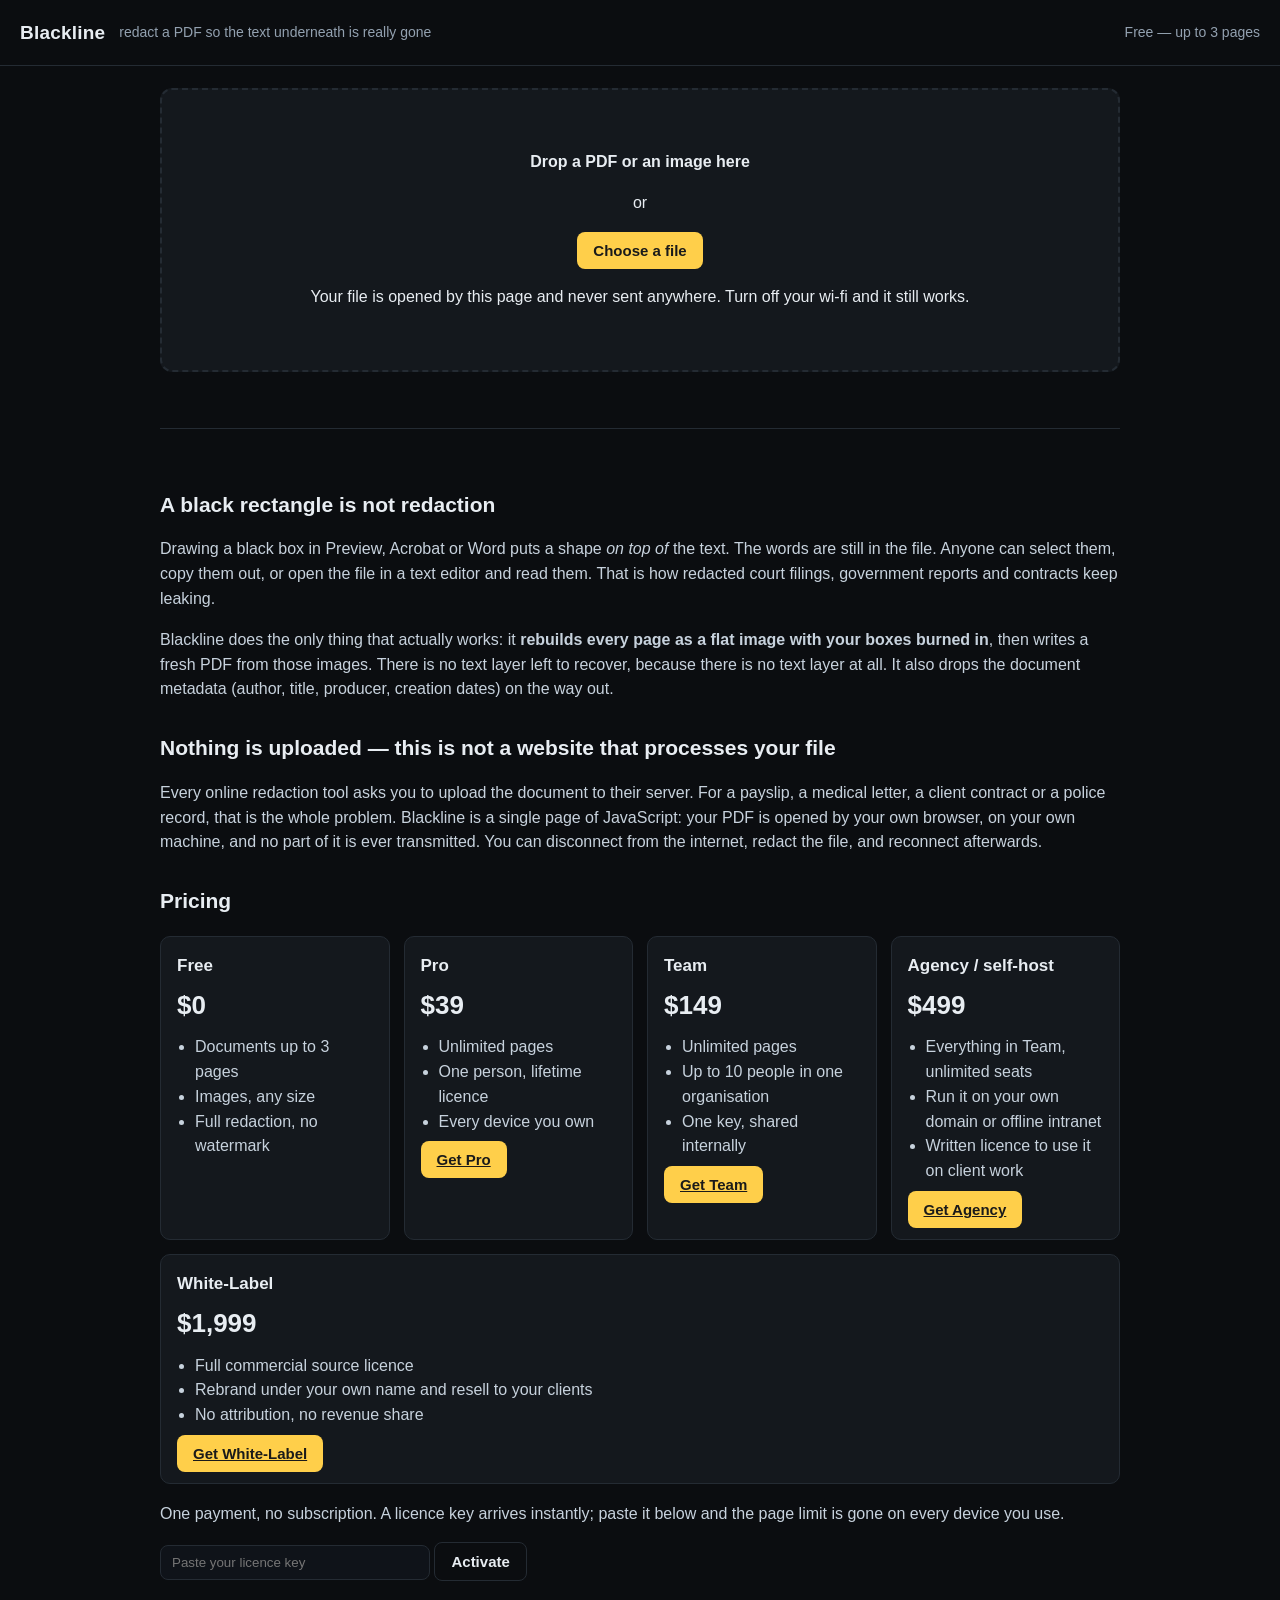
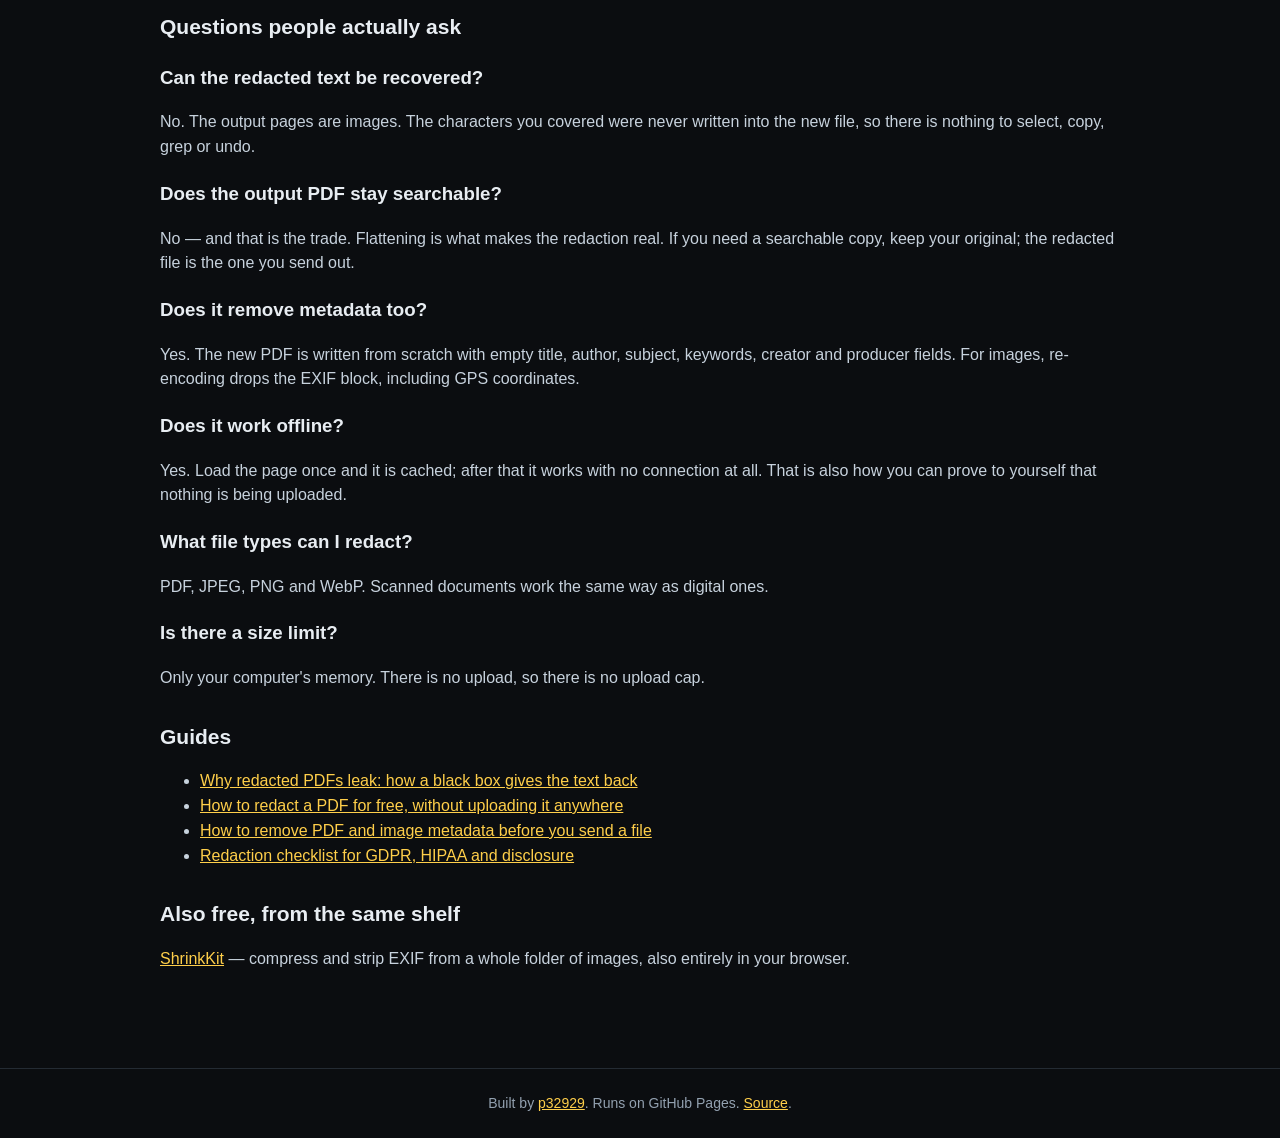
<file: index.html>
<!DOCTYPE html>
<html lang="en">
<head>
<meta charset="utf-8">
<meta name="viewport" content="width=device-width,initial-scale=1">
<title>Blackline — redact PDFs offline, in your browser. Nothing is uploaded.</title>
<meta name="description" content="Black out text in a PDF so it is actually gone, not just covered. Blackline runs 100% in your browser — the file never leaves your computer. Free for documents up to 3 pages.">
<link rel="canonical" href="https://p32929.github.io/blackline/">
<meta property="og:type" content="website">
<meta property="og:title" content="Blackline — redact PDFs offline, in your browser">
<meta property="og:description" content="Black boxes that actually delete the text underneath. 100% offline, nothing uploaded.">
<meta property="og:url" content="https://p32929.github.io/blackline/">
<meta name="twitter:card" content="summary_large_image">
<link rel="manifest" href="manifest.webmanifest">
<meta name="theme-color" content="#0b0d10">
<style>
:root{--bg:#0b0d10;--panel:#14181d;--line:#242b33;--fg:#e8edf2;--dim:#93a1b0;--acc:#ffcf4a}
*{box-sizing:border-box}
body{margin:0;background:var(--bg);color:var(--fg);font:16px/1.55 -apple-system,BlinkMacSystemFont,"Segoe UI",Roboto,Helvetica,Arial,sans-serif}
header{border-bottom:1px solid var(--line);padding:18px 20px;display:flex;gap:14px;align-items:center;flex-wrap:wrap}
header b{font-size:19px;letter-spacing:.2px}
header .tag{color:var(--dim);font-size:14px}
header .spacer{flex:1}
a{color:var(--acc)}
main{max-width:1000px;margin:0 auto;padding:22px 20px 80px}
.drop{border:2px dashed var(--line);border-radius:12px;padding:44px 20px;text-align:center;background:var(--panel)}
.drop.over{border-color:var(--acc)}
.btn{background:var(--acc);color:#1a1a1a;border:0;border-radius:8px;padding:10px 16px;font-weight:650;cursor:pointer;font-size:15px}
.btn.ghost{background:transparent;color:var(--fg);border:1px solid var(--line)}
.btn:disabled{opacity:.45;cursor:not-allowed}
.bar{display:flex;gap:10px;align-items:center;flex-wrap:wrap;margin:18px 0;padding:12px;background:var(--panel);border:1px solid var(--line);border-radius:10px}
.bar .muted{color:var(--dim);font-size:14px}
.page{position:relative;margin:0 auto 18px;box-shadow:0 2px 14px rgba(0,0,0,.5);width:max-content;background:#fff}
.page canvas{display:block}
.overlay{position:absolute;inset:0;cursor:crosshair}
.rect{position:absolute;background:#000;outline:1px solid #ff5d5d}
.rect .x{position:absolute;top:-10px;right:-10px;width:20px;height:20px;border-radius:50%;background:#ff5d5d;color:#fff;font-size:13px;line-height:20px;text-align:center;cursor:pointer}
.limit{background:#2a1f10;border:1px solid #5a4416;padding:14px;border-radius:10px;margin:16px 0}
section.copy{margin-top:56px;border-top:1px solid var(--line);padding-top:30px}
section.copy h2{font-size:21px;margin:30px 0 8px}
section.copy p,section.copy li{color:#c7d2dd}
code{background:#11161b;padding:2px 6px;border-radius:5px;font-size:14px}
input[type=text]{background:#0f1319;border:1px solid var(--line);color:var(--fg);padding:9px 11px;border-radius:8px;min-width:270px}
footer{border-top:1px solid var(--line);color:var(--dim);padding:24px 20px;text-align:center;font-size:14px}
.price{display:flex;gap:14px;flex-wrap:wrap;margin:18px 0}
.tier{flex:1 1 220px;border:1px solid var(--line);border-radius:10px;padding:16px;background:var(--panel)}
.tier h3{margin:0 0 4px;font-size:17px}
.tier .p{font-size:26px;font-weight:700;margin:6px 0}
.tier ul{padding-left:18px;margin:10px 0 14px}
</style>
</head>
<body>
<header>
  <b>Blackline</b>
  <span class="tag">redact a PDF so the text underneath is really gone</span>
  <span class="spacer"></span>
  <span class="tag" id="licstate">Free — up to 3 pages</span>
</header>
<main>
  <div class="drop" id="drop">
    <p><b>Drop a PDF or an image here</b></p>
    <p class="tag">or</p>
    <button class="btn" id="pick">Choose a file</button>
    <input type="file" id="file" accept="application/pdf,image/*" hidden>
    <p class="tag" style="margin-top:16px">Your file is opened by this page and never sent anywhere. Turn off your wi-fi and it still works.</p>
  </div>

  <div id="tool" hidden>
    <div class="bar">
      <button class="btn" id="export">Redact &amp; download</button>
      <button class="btn ghost" id="clear">Clear boxes</button>
      <button class="btn ghost" id="reset">New file</button>
      <span class="muted" id="status">Drag across anything you want removed.</span>
    </div>
    <div id="limit" class="limit" hidden></div>
    <div id="pages"></div>
  </div>

  <section class="copy">
    <h2>A black rectangle is not redaction</h2>
    <p>Drawing a black box in Preview, Acrobat or Word puts a shape <em>on top of</em> the text. The words are still in the file. Anyone can select them, copy them out, or open the file in a text editor and read them. That is how redacted court filings, government reports and contracts keep leaking.</p>
    <p>Blackline does the only thing that actually works: it <b>rebuilds every page as a flat image with your boxes burned in</b>, then writes a fresh PDF from those images. There is no text layer left to recover, because there is no text layer at all. It also drops the document metadata (author, title, producer, creation dates) on the way out.</p>

    <h2>Nothing is uploaded — this is not a website that processes your file</h2>
    <p>Every online redaction tool asks you to upload the document to their server. For a payslip, a medical letter, a client contract or a police record, that is the whole problem. Blackline is a single page of JavaScript: your PDF is opened by your own browser, on your own machine, and no part of it is ever transmitted. You can disconnect from the internet, redact the file, and reconnect afterwards.</p>

    <h2>Pricing</h2>
    <div class="price">
      <div class="tier">
        <h3>Free</h3>
        <div class="p">$0</div>
        <ul><li>Documents up to 3 pages</li><li>Images, any size</li><li>Full redaction, no watermark</li></ul>
      </div>
      <div class="tier">
        <h3>Pro</h3>
        <div class="p">$39</div>
        <ul><li>Unlimited pages</li><li>One person, lifetime licence</li><li>Every device you own</li></ul>
        <a class="btn" href="https://p32929.gumroad.com/l/blackline" id="buy-pro">Get Pro</a>
      </div>
      <div class="tier">
        <h3>Team</h3>
        <div class="p">$149</div>
        <ul><li>Unlimited pages</li><li>Up to 10 people in one organisation</li><li>One key, shared internally</li></ul>
        <a class="btn" href="https://p32929.gumroad.com/l/blackline" id="buy-team">Get Team</a>
      </div>
      <div class="tier">
        <h3>Agency / self-host</h3>
        <div class="p">$499</div>
        <ul><li>Everything in Team, unlimited seats</li><li>Run it on your own domain or offline intranet</li><li>Written licence to use it on client work</li></ul>
        <a class="btn" href="https://p32929.gumroad.com/l/blackline" id="buy-agency">Get Agency</a>
      </div>
      <div class="tier">
        <h3>White-Label</h3>
        <div class="p">$1,999</div>
        <ul><li>Full commercial source licence</li><li>Rebrand under your own name and resell to your clients</li><li>No attribution, no revenue share</li></ul>
        <a class="btn" href="https://p32929.gumroad.com/l/blackline" id="buy-whitelabel">Get White-Label</a>
      </div>
    </div>
    <p>One payment, no subscription. A licence key arrives instantly; paste it below and the page limit is gone on every device you use.</p>
    <p><input type="text" id="key" placeholder="Paste your licence key"> <button class="btn ghost" id="activate">Activate</button> <span id="keymsg" class="tag"></span></p>

    <h2>Questions people actually ask</h2>
    <h3>Can the redacted text be recovered?</h3>
    <p>No. The output pages are images. The characters you covered were never written into the new file, so there is nothing to select, copy, grep or undo.</p>
    <h3>Does the output PDF stay searchable?</h3>
    <p>No — and that is the trade. Flattening is what makes the redaction real. If you need a searchable copy, keep your original; the redacted file is the one you send out.</p>
    <h3>Does it remove metadata too?</h3>
    <p>Yes. The new PDF is written from scratch with empty title, author, subject, keywords, creator and producer fields. For images, re-encoding drops the EXIF block, including GPS coordinates.</p>
    <h3>Does it work offline?</h3>
    <p>Yes. Load the page once and it is cached; after that it works with no connection at all. That is also how you can prove to yourself that nothing is being uploaded.</p>
    <h3>What file types can I redact?</h3>
    <p>PDF, JPEG, PNG and WebP. Scanned documents work the same way as digital ones.</p>
    <h3>Is there a size limit?</h3>
    <p>Only your computer's memory. There is no upload, so there is no upload cap.</p>

    <h2>Guides</h2>
    <ul>
      <li><a href="guides/failed-redactions.html">Why redacted PDFs leak: how a black box gives the text back</a></li>
      <li><a href="guides/how-to-redact-a-pdf-free.html">How to redact a PDF for free, without uploading it anywhere</a></li>
      <li><a href="guides/remove-pdf-metadata.html">How to remove PDF and image metadata before you send a file</a></li>
      <li><a href="guides/redaction-compliance-checklist.html">Redaction checklist for GDPR, HIPAA and disclosure</a></li>
    </ul>

    <h2>Also free, from the same shelf</h2>
    <p><a href="https://p32929.github.io/shrinkkit/">ShrinkKit</a> — compress and strip EXIF from a whole folder of images, also entirely in your browser.</p>
  </section>
</main>
<footer>Built by <a href="https://github.com/p32929">p32929</a>. Runs on GitHub Pages. <a href="https://github.com/p32929/blackline">Source</a>.</footer>

<script src="vendor/pdf-lib.min.js"></script>
<script type="module">
import * as pdfjsLib from './vendor/pdf.min.mjs';
pdfjsLib.GlobalWorkerOptions.workerSrc = './vendor/pdf.worker.min.mjs';

const FREE_PAGES = 3, PRODUCT_ID = '2LASYdeYTwHoFcVFXzihcg==';
const $ = s => document.querySelector(s);
const state = { kind:null, pdf:null, img:null, rects:[], pageCount:0, name:'document' };
let licensed = localStorage.getItem('blackline_licensed') === '1';

function setLicUI(){ $('#licstate').textContent = licensed ? 'Licensed — unlimited pages' : 'Free — up to 3 pages'; }
setLicUI();

$('#pick').onclick = () => $('#file').click();
$('#file').onchange = e => e.target.files[0] && load(e.target.files[0]);
const drop = $('#drop');
['dragenter','dragover'].forEach(t => drop.addEventListener(t, e => { e.preventDefault(); drop.classList.add('over'); }));
['dragleave','drop'].forEach(t => drop.addEventListener(t, e => { e.preventDefault(); drop.classList.remove('over'); }));
drop.addEventListener('drop', e => { const f = e.dataTransfer.files[0]; if (f) load(f); });

async function load(file){
  state.rects = []; state.name = file.name.replace(/\.[^.]+$/,'');
  $('#pages').innerHTML = ''; $('#limit').hidden = true;
  if (file.type === 'application/pdf'){
    const buf = await file.arrayBuffer();
    state.kind = 'pdf'; state.buf = buf;
    state.pdf = await pdfjsLib.getDocument({ data: buf.slice(0) }).promise;
    state.pageCount = state.pdf.numPages;
    const shown = licensed ? state.pageCount : Math.min(state.pageCount, FREE_PAGES);
    if (shown < state.pageCount){
      $('#limit').hidden = false;
      $('#limit').innerHTML = `This document has <b>${state.pageCount} pages</b>. The free version redacts the first ${FREE_PAGES}. <a href="#" onclick="document.querySelector('#key').scrollIntoView({behavior:'smooth'});return false">Unlock unlimited pages →</a>`;
    }
    for (let i = 1; i <= shown; i++) await renderPdfPage(i);
  } else if (file.type.startsWith('image/')){
    state.kind = 'image'; state.pageCount = 1;
    const url = URL.createObjectURL(file);
    const img = new Image();
    await new Promise((res, rej) => { img.onload = res; img.onerror = rej; img.src = url; });
    state.img = img; state.mime = file.type;
    const c = document.createElement('canvas');
    const scale = Math.min(1, 900 / img.width);
    c.width = Math.round(img.width * scale); c.height = Math.round(img.height * scale);
    c.getContext('2d').drawImage(img, 0, 0, c.width, c.height);
    mountPage(c, 0);
  } else { alert('Give me a PDF, JPEG, PNG or WebP.'); return; }
  $('#drop').hidden = true; $('#tool').hidden = false;
}

async function renderPdfPage(n){
  const page = await state.pdf.getPage(n);
  const base = page.getViewport({ scale: 1 });
  const scale = Math.min(1.6, 900 / base.width);
  const vp = page.getViewport({ scale });
  const c = document.createElement('canvas');
  c.width = Math.round(vp.width); c.height = Math.round(vp.height);
  await page.render({ canvasContext: c.getContext('2d'), viewport: vp }).promise;
  mountPage(c, n - 1);
}

function mountPage(canvas, idx){
  const wrap = document.createElement('div');
  wrap.className = 'page'; wrap.dataset.idx = idx;
  const ov = document.createElement('div'); ov.className = 'overlay';
  wrap.append(canvas, ov); $('#pages').append(wrap);
  let start = null, live = null;
  ov.addEventListener('pointerdown', e => {
    if (e.target !== ov) return;
    ov.setPointerCapture(e.pointerId);
    const r = ov.getBoundingClientRect();
    start = { x: e.clientX - r.left, y: e.clientY - r.top };
    live = document.createElement('div'); live.className = 'rect'; ov.append(live);
  });
  ov.addEventListener('pointermove', e => {
    if (!start) return;
    const r = ov.getBoundingClientRect();
    const x = e.clientX - r.left, y = e.clientY - r.top;
    Object.assign(live.style, { left: Math.min(x, start.x) + 'px', top: Math.min(y, start.y) + 'px',
      width: Math.abs(x - start.x) + 'px', height: Math.abs(y - start.y) + 'px' });
  });
  ov.addEventListener('pointerup', e => {
    if (!start) return;
    const r = ov.getBoundingClientRect();
    const x = e.clientX - r.left, y = e.clientY - r.top;
    const box = { x: Math.min(x, start.x), y: Math.min(y, start.y), w: Math.abs(x - start.x), h: Math.abs(y - start.y) };
    start = null;
    if (box.w < 4 || box.h < 4){ live.remove(); return; }
    const rect = { page: idx, x: box.x / r.width, y: box.y / r.height, w: box.w / r.width, h: box.h / r.height };
    state.rects.push(rect);
    const del = document.createElement('span'); del.className = 'x'; del.textContent = '×';
    del.onclick = ev => { ev.stopPropagation(); state.rects.splice(state.rects.indexOf(rect), 1); live.remove(); count(); };
    live.append(del); count();
  });
}
function count(){ $('#status').textContent = state.rects.length + ' box' + (state.rects.length === 1 ? '' : 'es') + ' drawn.'; }

$('#clear').onclick = () => { state.rects = []; document.querySelectorAll('.rect').forEach(r => r.remove()); count(); };
$('#reset').onclick = () => location.reload();

$('#export').onclick = async () => {
  if (!state.rects.length && !confirm('No boxes drawn — export a flattened copy anyway?')) return;
  $('#export').disabled = true; $('#status').textContent = 'Flattening…';
  try {
    const blob = state.kind === 'pdf' ? await exportPdf() : await exportImage();
    const a = document.createElement('a');
    a.href = URL.createObjectURL(blob);
    a.download = state.name + '-redacted.' + (state.kind === 'pdf' ? 'pdf' : 'png');
    a.click();
    $('#status').textContent = 'Done — saved to your downloads.';
  } catch (err) { $('#status').textContent = 'Failed: ' + err.message; }
  $('#export').disabled = false;
};

async function exportPdf(){
  const out = await PDFLib.PDFDocument.create();
  const n = licensed ? state.pageCount : Math.min(state.pageCount, FREE_PAGES);
  for (let i = 1; i <= n; i++){
    const page = await state.pdf.getPage(i);
    const base = page.getViewport({ scale: 1 });
    const vp = page.getViewport({ scale: 2 });
    const c = document.createElement('canvas');
    c.width = Math.round(vp.width); c.height = Math.round(vp.height);
    const ctx = c.getContext('2d');
    await page.render({ canvasContext: ctx, viewport: vp }).promise;
    ctx.fillStyle = '#000';
    for (const r of state.rects.filter(r => r.page === i - 1))
      ctx.fillRect(r.x * c.width, r.y * c.height, r.w * c.width, r.h * c.height);
    const jpeg = await new Promise(res => c.toBlob(res, 'image/jpeg', 0.92));
    const img = await out.embedJpg(await jpeg.arrayBuffer());
    const p = out.addPage([base.width, base.height]);
    p.drawImage(img, { x: 0, y: 0, width: base.width, height: base.height });
  }
  out.setTitle(''); out.setAuthor(''); out.setSubject(''); out.setKeywords([]);
  out.setProducer(''); out.setCreator('');
  return new Blob([await out.save()], { type: 'application/pdf' });
}

async function exportImage(){
  const img = state.img;
  const c = document.createElement('canvas');
  c.width = img.naturalWidth; c.height = img.naturalHeight;
  const ctx = c.getContext('2d');
  ctx.drawImage(img, 0, 0);
  ctx.fillStyle = '#000';
  for (const r of state.rects) ctx.fillRect(r.x * c.width, r.y * c.height, r.w * c.width, r.h * c.height);
  return await new Promise(res => c.toBlob(res, 'image/png'));
}

$('#activate').onclick = async () => {
  const key = $('#key').value.trim();
  if (!key) return;
  $('#keymsg').textContent = 'Checking…';
  try {
    const r = await fetch('https://api.gumroad.com/v2/licenses/verify', {
      method: 'POST', headers: { 'Content-Type': 'application/x-www-form-urlencoded' },
      body: new URLSearchParams({ product_id: PRODUCT_ID, license_key: key, increment_uses_count: 'false' })
    });
    const j = await r.json();
    if (j.success){
      licensed = true; localStorage.setItem('blackline_licensed', '1'); setLicUI();
      $('#keymsg').textContent = 'Activated. Page limit removed.';
    } else $('#keymsg').textContent = 'That key was not recognised.';
  } catch { $('#keymsg').textContent = 'Could not reach Gumroad — check your connection.'; }
};

if ('serviceWorker' in navigator) navigator.serviceWorker.register('sw.js').catch(()=>{});
window.__blackline = { state, exportPdf, load };
</script>
<script type="application/ld+json">
{"@context":"https://schema.org","@type":"SoftwareApplication","name":"Blackline","applicationCategory":"SecurityApplication","operatingSystem":"Any (web browser)","url":"https://p32929.github.io/blackline/","description":"Redact PDFs and images entirely in your browser. The covered text is removed, not hidden, and the file is never uploaded.","offers":[{"@type":"Offer","price":"0","priceCurrency":"USD","name":"Free — up to 3 pages"},{"@type":"Offer","price":"39","priceCurrency":"USD","name":"Pro — unlimited pages","url":"https://p32929.gumroad.com/l/blackline"},{"@type":"Offer","price":"149","priceCurrency":"USD","name":"Team — 10 seats","url":"https://p32929.gumroad.com/l/blackline"},{"@type":"Offer","price":"499","priceCurrency":"USD","name":"Agency — self-host and client work","url":"https://p32929.gumroad.com/l/blackline"},{"@type":"Offer","price":"1999","priceCurrency":"USD","name":"White-Label — full commercial source licence","url":"https://p32929.gumroad.com/l/blackline"}]}
</script>
</body>
</html>
</file>
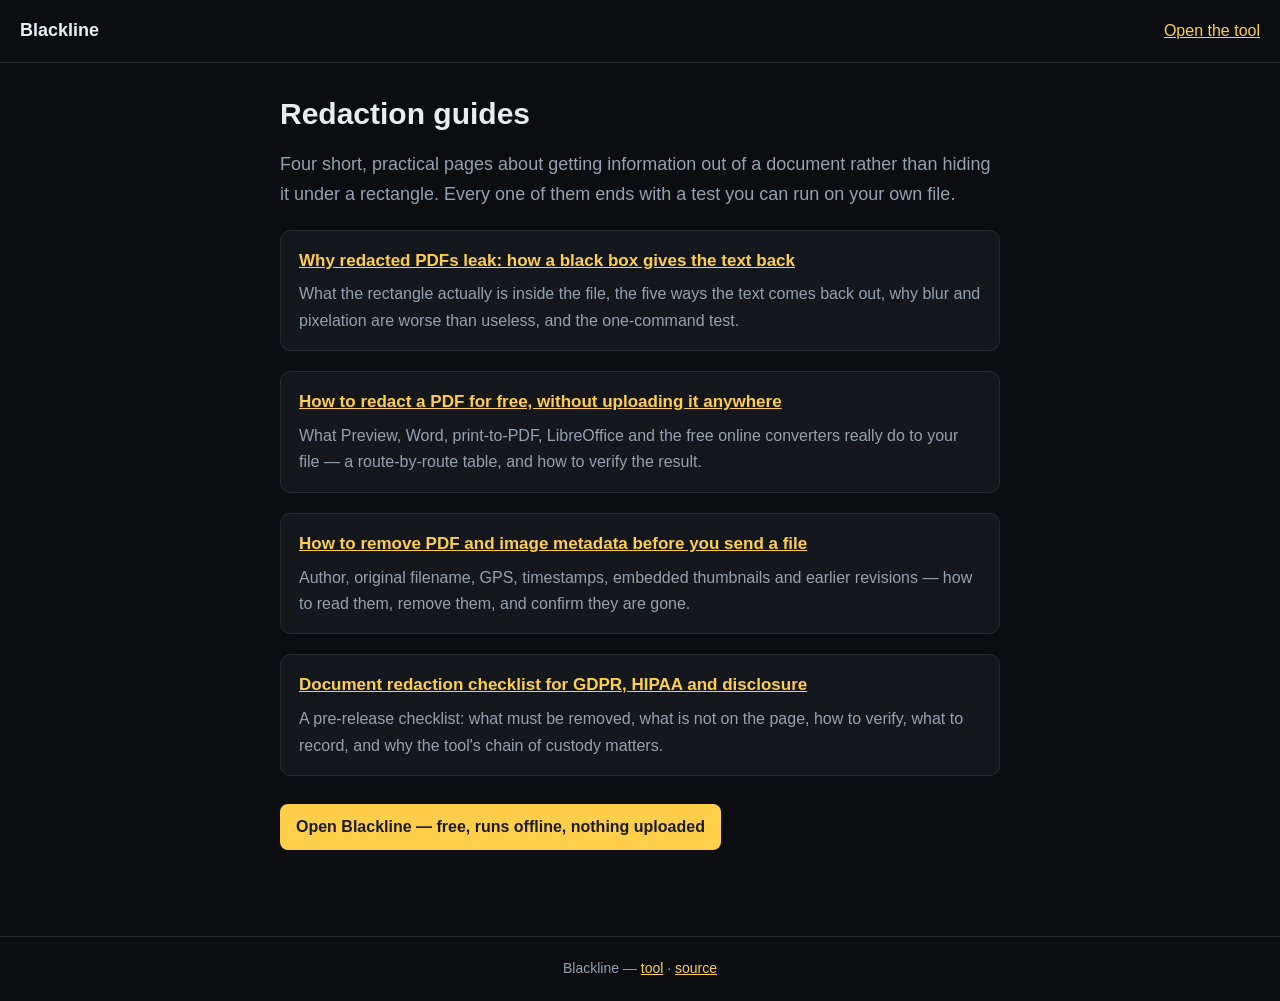
<file: guides/index.html>
<!DOCTYPE html>
<html lang="en">
<head>
<meta charset="utf-8">
<meta name="viewport" content="width=device-width,initial-scale=1">
<title>Redaction guides — how to remove, not cover, sensitive information</title>
<meta name="description" content="Practical guides on redacting PDFs and images: why black boxes leak, free ways to redact without uploading, removing metadata, and a pre-release compliance checklist.">
<link rel="canonical" href="https://p32929.github.io/blackline/guides/">
<meta property="og:title" content="Redaction guides — how to remove, not cover, sensitive information">
<meta property="og:description" content="Why black boxes leak, how to redact free and offline, how to strip metadata, and what to check before release.">
<link rel="stylesheet" href="guides.css">
</head>
<body>
<header><b><a href="../" style="color:inherit;text-decoration:none">Blackline</a></b>
<span class="spacer"></span><a href="../">Open the tool</a></header>
<main>
<h1>Redaction guides</h1>
<p class="lede">Four short, practical pages about getting information out of a document rather than hiding it under a rectangle. Every one of them ends with a test you can run on your own file.</p>

<div class="card">
<h3 style="margin-top:0"><a href="failed-redactions.html">Why redacted PDFs leak: how a black box gives the text back</a></h3>
<p style="margin:0;color:var(--dim)">What the rectangle actually is inside the file, the five ways the text comes back out, why blur and pixelation are worse than useless, and the one-command test.</p>
</div>

<div class="card">
<h3 style="margin-top:0"><a href="how-to-redact-a-pdf-free.html">How to redact a PDF for free, without uploading it anywhere</a></h3>
<p style="margin:0;color:var(--dim)">What Preview, Word, print-to-PDF, LibreOffice and the free online converters really do to your file — a route-by-route table, and how to verify the result.</p>
</div>

<div class="card">
<h3 style="margin-top:0"><a href="remove-pdf-metadata.html">How to remove PDF and image metadata before you send a file</a></h3>
<p style="margin:0;color:var(--dim)">Author, original filename, GPS, timestamps, embedded thumbnails and earlier revisions — how to read them, remove them, and confirm they are gone.</p>
</div>

<div class="card">
<h3 style="margin-top:0"><a href="redaction-compliance-checklist.html">Document redaction checklist for GDPR, HIPAA and disclosure</a></h3>
<p style="margin:0;color:var(--dim)">A pre-release checklist: what must be removed, what is not on the page, how to verify, what to record, and why the tool's chain of custody matters.</p>
</div>

<p style="margin-top:28px"><a class="cta" href="../">Open Blackline — free, runs offline, nothing uploaded</a></p>
</main>
<footer>Blackline — <a href="../">tool</a> · <a href="https://github.com/p32929/blackline">source</a></footer>
</body>
</html>
</file>
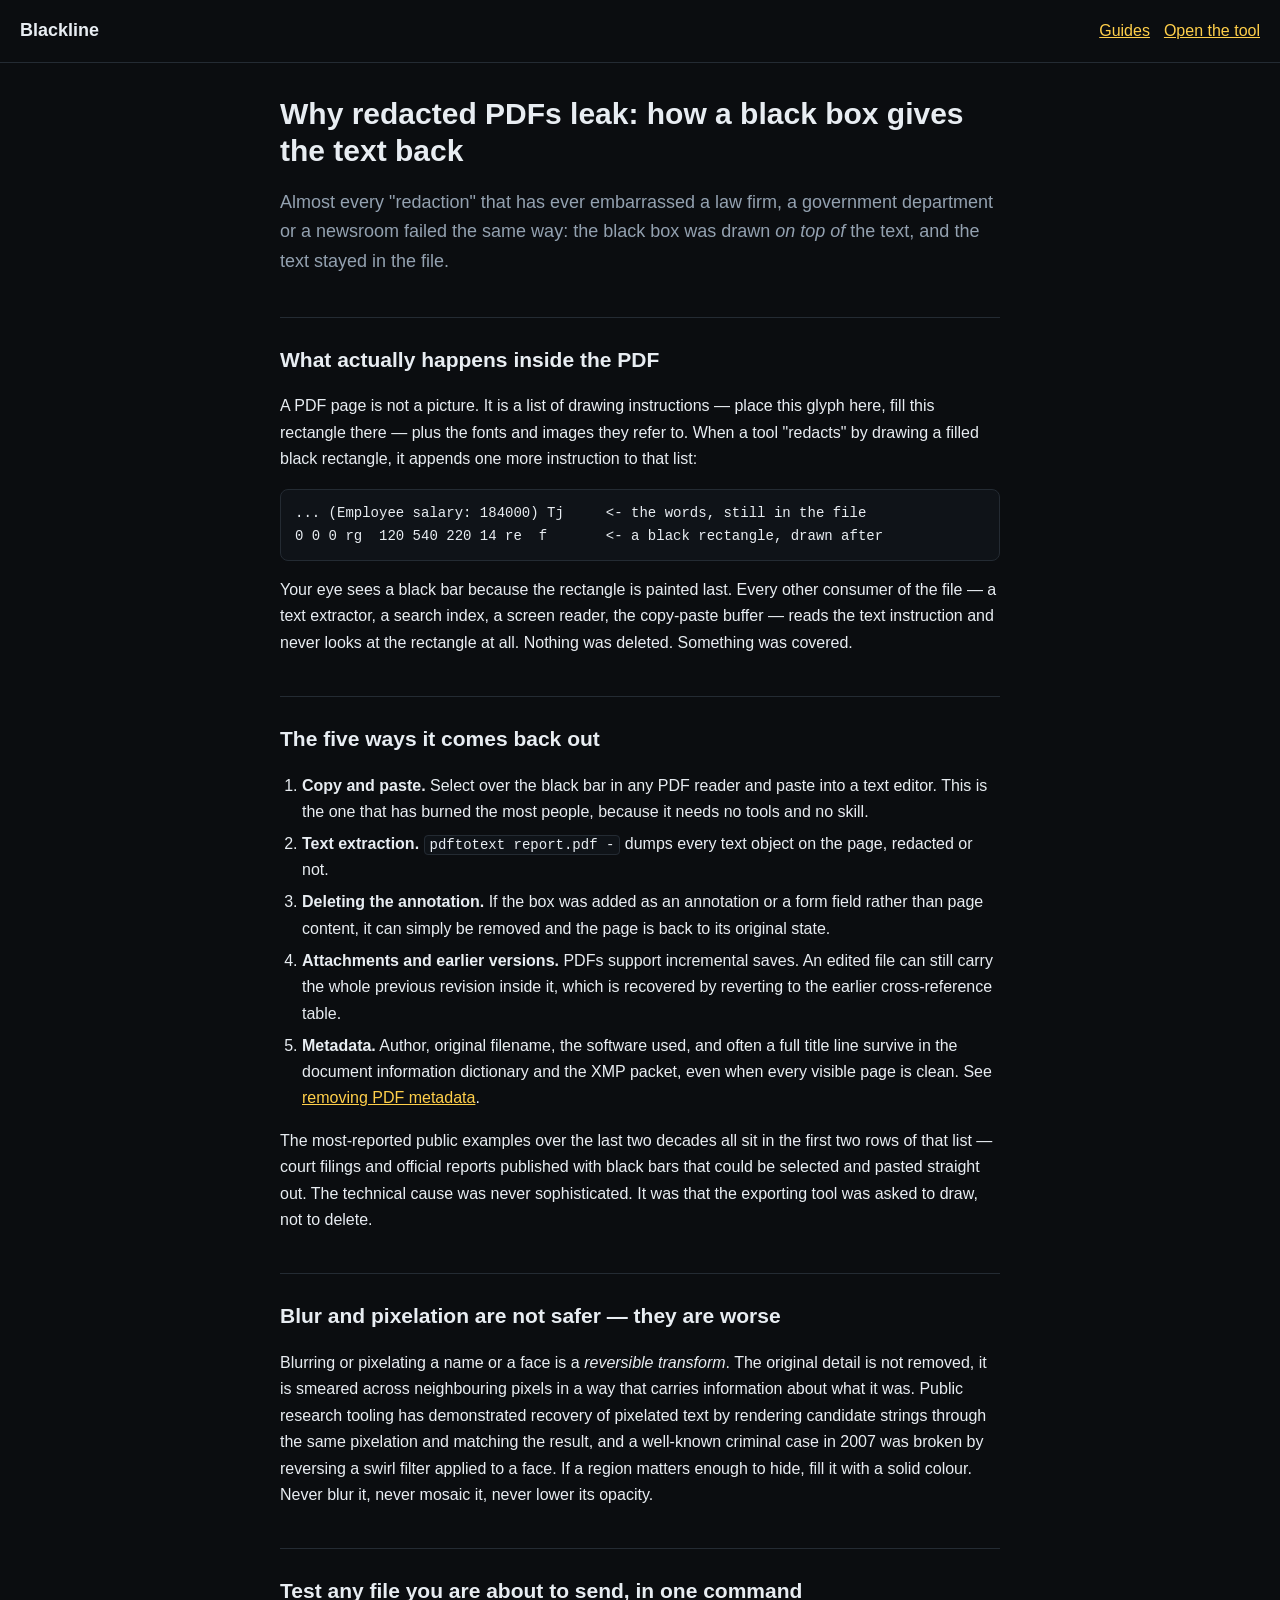
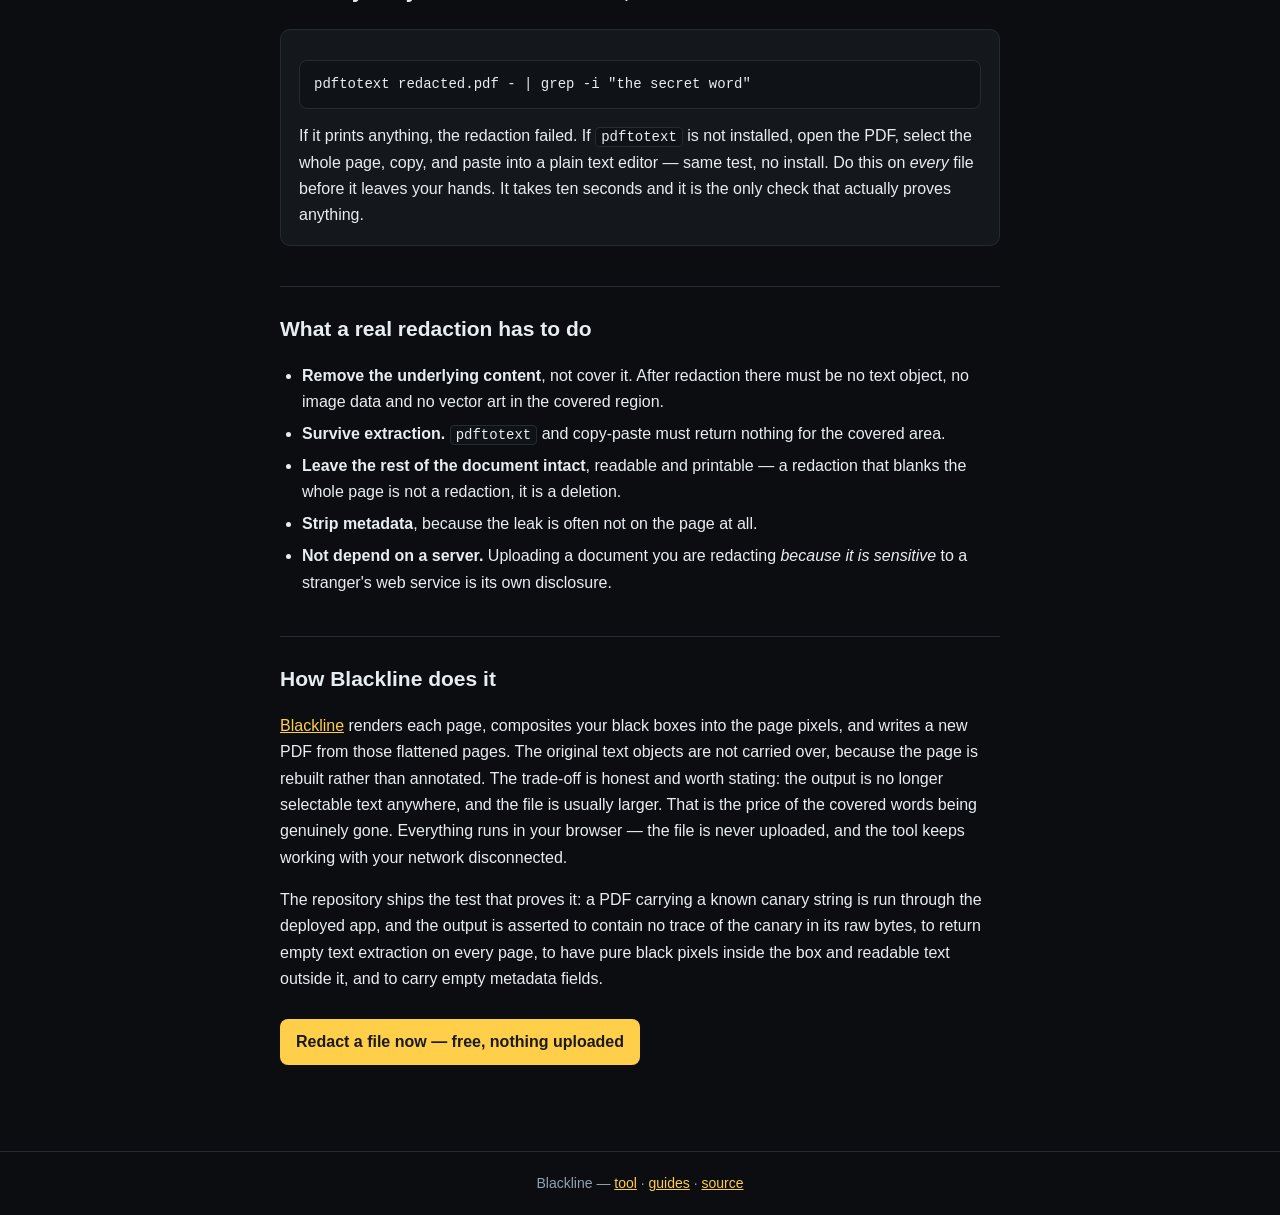
<file: failed-redactions.html>
<!DOCTYPE html>
<html lang="en">
<head>
<meta charset="utf-8">
<meta name="viewport" content="width=device-width,initial-scale=1">
<title>Why redacted PDFs leak: how a black box gives the text back</title>
<meta name="description" content="Most PDF redaction is a black rectangle drawn on top of text that is still in the file. Here is exactly how that leaks, how to test your own file in one command, and how to redact so the text is really gone.">
<link rel="canonical" href="https://p32929.github.io/blackline/guides/failed-redactions.html">
<meta property="og:title" content="Why redacted PDFs leak: how a black box gives the text back">
<meta property="og:description" content="The rectangle is a new object drawn over the page. The words underneath are still there — and copy-paste gets them back.">
<link rel="stylesheet" href="guides.css">
</head>
<body>
<header><b><a href="../" style="color:inherit;text-decoration:none">Blackline</a></b>
<span class="spacer"></span><a href="./">Guides</a> <a href="../">Open the tool</a></header>
<main>
<h1>Why redacted PDFs leak: how a black box gives the text back</h1>
<p class="lede">Almost every "redaction" that has ever embarrassed a law firm, a government department or a newsroom failed the same way: the black box was drawn <em>on top of</em> the text, and the text stayed in the file.</p>

<h2>What actually happens inside the PDF</h2>
<p>A PDF page is not a picture. It is a list of drawing instructions — place this glyph here, fill this rectangle there — plus the fonts and images they refer to. When a tool "redacts" by drawing a filled black rectangle, it appends one more instruction to that list:</p>
<pre>... (Employee salary: 184000) Tj     &lt;- the words, still in the file
0 0 0 rg  120 540 220 14 re  f       &lt;- a black rectangle, drawn after</pre>
<p>Your eye sees a black bar because the rectangle is painted last. Every other consumer of the file — a text extractor, a search index, a screen reader, the copy-paste buffer — reads the text instruction and never looks at the rectangle at all. Nothing was deleted. Something was covered.</p>

<h2>The five ways it comes back out</h2>
<ol>
<li><strong>Copy and paste.</strong> Select over the black bar in any PDF reader and paste into a text editor. This is the one that has burned the most people, because it needs no tools and no skill.</li>
<li><strong>Text extraction.</strong> <code>pdftotext report.pdf -</code> dumps every text object on the page, redacted or not.</li>
<li><strong>Deleting the annotation.</strong> If the box was added as an annotation or a form field rather than page content, it can simply be removed and the page is back to its original state.</li>
<li><strong>Attachments and earlier versions.</strong> PDFs support incremental saves. An edited file can still carry the whole previous revision inside it, which is recovered by reverting to the earlier cross-reference table.</li>
<li><strong>Metadata.</strong> Author, original filename, the software used, and often a full title line survive in the document information dictionary and the XMP packet, even when every visible page is clean. See <a href="remove-pdf-metadata.html">removing PDF metadata</a>.</li>
</ol>
<p>The most-reported public examples over the last two decades all sit in the first two rows of that list — court filings and official reports published with black bars that could be selected and pasted straight out. The technical cause was never sophisticated. It was that the exporting tool was asked to draw, not to delete.</p>

<h2>Blur and pixelation are not safer — they are worse</h2>
<p>Blurring or pixelating a name or a face is a <em>reversible transform</em>. The original detail is not removed, it is smeared across neighbouring pixels in a way that carries information about what it was. Public research tooling has demonstrated recovery of pixelated text by rendering candidate strings through the same pixelation and matching the result, and a well-known criminal case in 2007 was broken by reversing a swirl filter applied to a face. If a region matters enough to hide, fill it with a solid colour. Never blur it, never mosaic it, never lower its opacity.</p>

<h2>Test any file you are about to send, in one command</h2>
<div class="card">
<pre>pdftotext redacted.pdf - | grep -i "the secret word"</pre>
<p style="margin:.6em 0 0">If it prints anything, the redaction failed. If <code>pdftotext</code> is not installed, open the PDF, select the whole page, copy, and paste into a plain text editor — same test, no install. Do this on <em>every</em> file before it leaves your hands. It takes ten seconds and it is the only check that actually proves anything.</p>
</div>

<h2>What a real redaction has to do</h2>
<ul>
<li><strong>Remove the underlying content</strong>, not cover it. After redaction there must be no text object, no image data and no vector art in the covered region.</li>
<li><strong>Survive extraction.</strong> <code>pdftotext</code> and copy-paste must return nothing for the covered area.</li>
<li><strong>Leave the rest of the document intact</strong>, readable and printable — a redaction that blanks the whole page is not a redaction, it is a deletion.</li>
<li><strong>Strip metadata</strong>, because the leak is often not on the page at all.</li>
<li><strong>Not depend on a server.</strong> Uploading a document you are redacting <em>because it is sensitive</em> to a stranger's web service is its own disclosure.</li>
</ul>

<h2>How Blackline does it</h2>
<p><a href="../">Blackline</a> renders each page, composites your black boxes into the page pixels, and writes a new PDF from those flattened pages. The original text objects are not carried over, because the page is rebuilt rather than annotated. The trade-off is honest and worth stating: the output is no longer selectable text anywhere, and the file is usually larger. That is the price of the covered words being genuinely gone. Everything runs in your browser — the file is never uploaded, and the tool keeps working with your network disconnected.</p>
<p>The repository ships the test that proves it: a PDF carrying a known canary string is run through the deployed app, and the output is asserted to contain no trace of the canary in its raw bytes, to return empty text extraction on every page, to have pure black pixels inside the box and readable text outside it, and to carry empty metadata fields.</p>
<p style="margin-top:26px"><a class="cta" href="../">Redact a file now — free, nothing uploaded</a></p>
</main>
<footer>Blackline — <a href="../">tool</a> · <a href="./">guides</a> · <a href="https://github.com/p32929/blackline">source</a></footer>
</body>
</html>
</file>
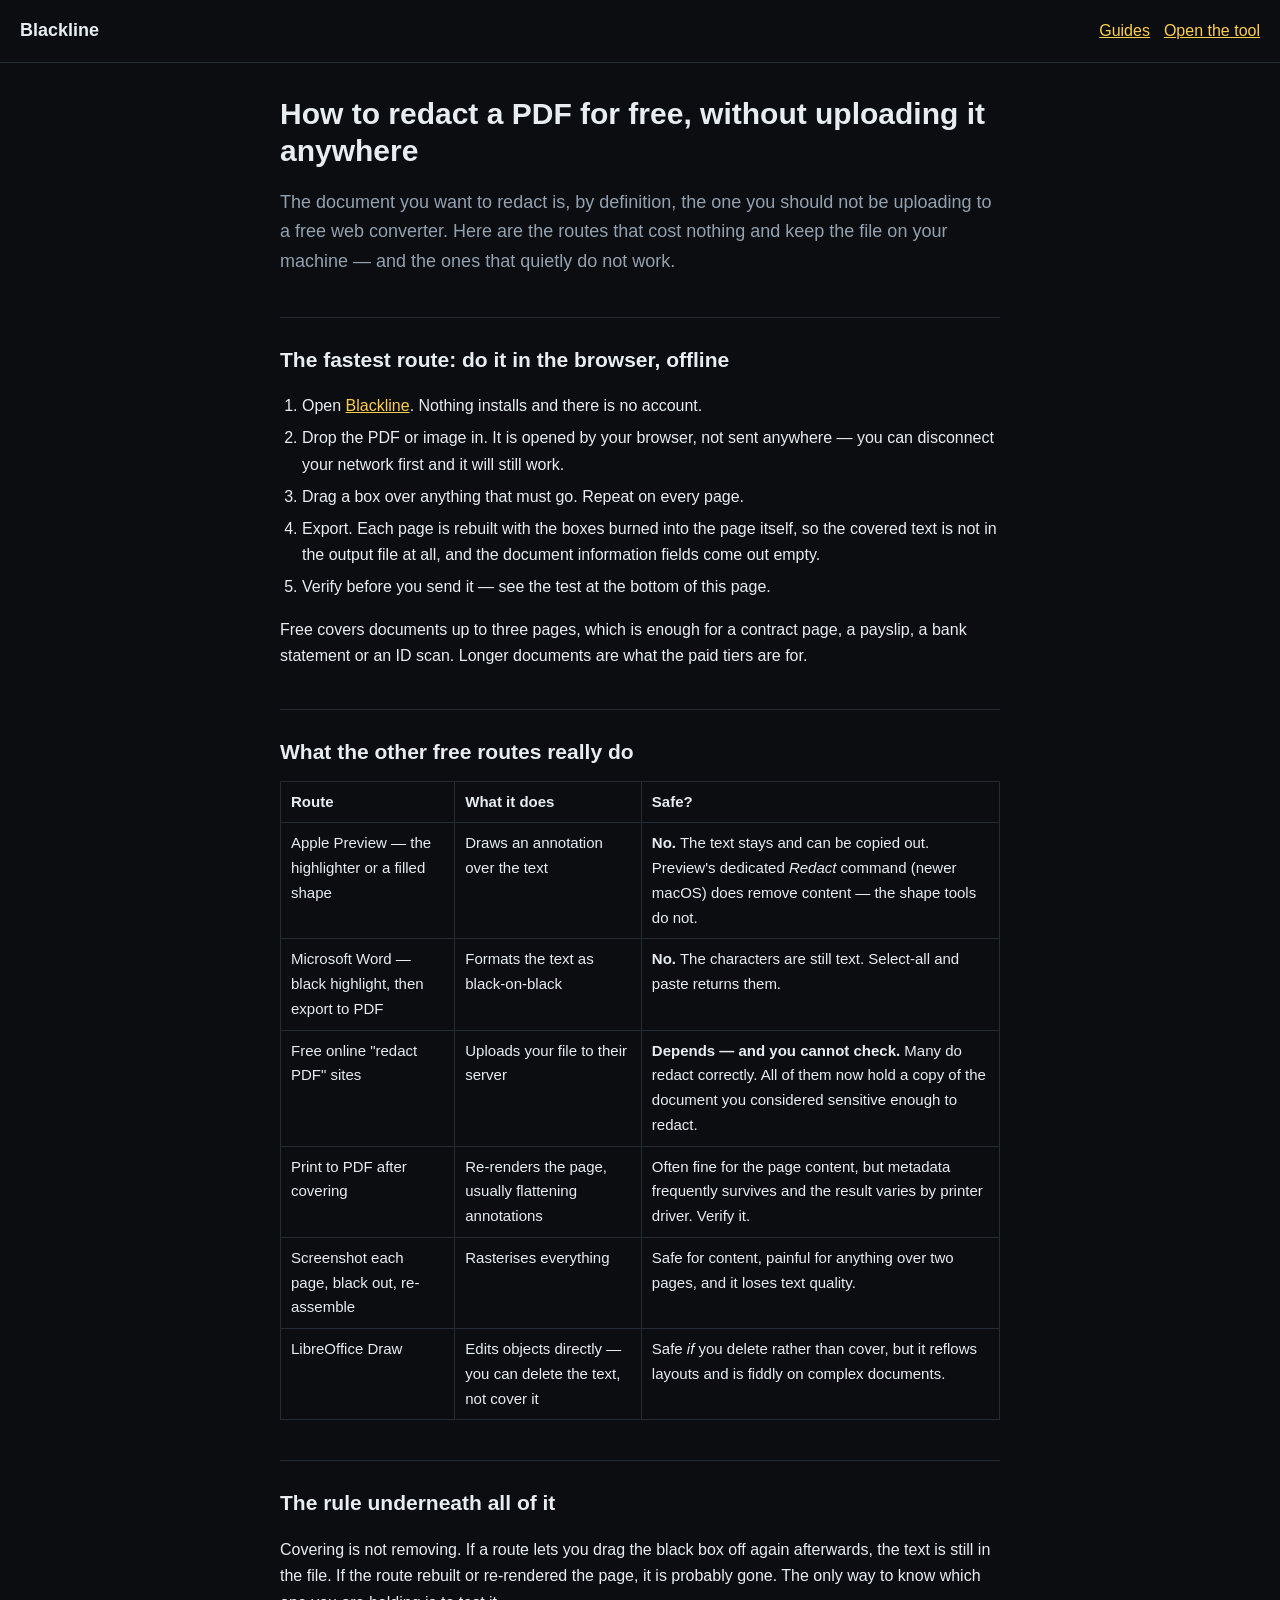
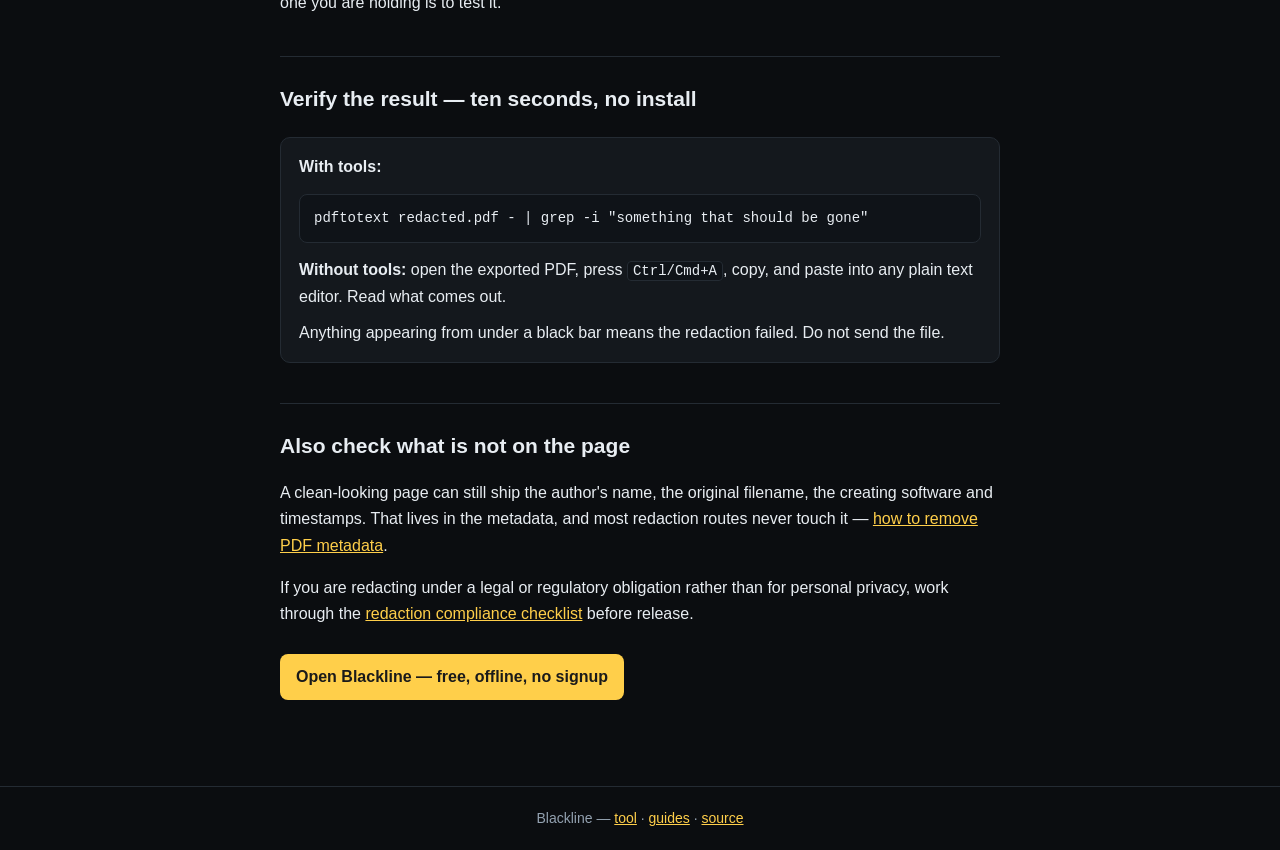
<file: how-to-redact-a-pdf-free.html>
<!DOCTYPE html>
<html lang="en">
<head>
<meta charset="utf-8">
<meta name="viewport" content="width=device-width,initial-scale=1">
<title>How to redact a PDF for free, without uploading it anywhere</title>
<meta name="description" content="Free ways to black out text in a PDF so it cannot be recovered — what Preview, Word and the free online converters actually do, which ones leak, and how to verify your own file.">
<link rel="canonical" href="https://p32929.github.io/blackline/guides/how-to-redact-a-pdf-free.html">
<meta property="og:title" content="How to redact a PDF for free, without uploading it anywhere">
<meta property="og:description" content="Which free redaction routes actually delete the text, and which just draw a rectangle over it.">
<link rel="stylesheet" href="guides.css">
</head>
<body>
<header><b><a href="../" style="color:inherit;text-decoration:none">Blackline</a></b>
<span class="spacer"></span><a href="./">Guides</a> <a href="../">Open the tool</a></header>
<main>
<h1>How to redact a PDF for free, without uploading it anywhere</h1>
<p class="lede">The document you want to redact is, by definition, the one you should not be uploading to a free web converter. Here are the routes that cost nothing and keep the file on your machine — and the ones that quietly do not work.</p>

<h2>The fastest route: do it in the browser, offline</h2>
<ol>
<li>Open <a href="../">Blackline</a>. Nothing installs and there is no account.</li>
<li>Drop the PDF or image in. It is opened by your browser, not sent anywhere — you can disconnect your network first and it will still work.</li>
<li>Drag a box over anything that must go. Repeat on every page.</li>
<li>Export. Each page is rebuilt with the boxes burned into the page itself, so the covered text is not in the output file at all, and the document information fields come out empty.</li>
<li>Verify before you send it — see the test at the bottom of this page.</li>
</ol>
<p>Free covers documents up to three pages, which is enough for a contract page, a payslip, a bank statement or an ID scan. Longer documents are what the paid tiers are for.</p>

<h2>What the other free routes really do</h2>
<table>
<tr><th>Route</th><th>What it does</th><th>Safe?</th></tr>
<tr><td>Apple Preview — the highlighter or a filled shape</td><td>Draws an annotation over the text</td><td><strong>No.</strong> The text stays and can be copied out. Preview's dedicated <em>Redact</em> command (newer macOS) does remove content — the shape tools do not.</td></tr>
<tr><td>Microsoft Word — black highlight, then export to PDF</td><td>Formats the text as black-on-black</td><td><strong>No.</strong> The characters are still text. Select-all and paste returns them.</td></tr>
<tr><td>Free online "redact PDF" sites</td><td>Uploads your file to their server</td><td><strong>Depends — and you cannot check.</strong> Many do redact correctly. All of them now hold a copy of the document you considered sensitive enough to redact.</td></tr>
<tr><td>Print to PDF after covering</td><td>Re-renders the page, usually flattening annotations</td><td>Often fine for the page content, but metadata frequently survives and the result varies by printer driver. Verify it.</td></tr>
<tr><td>Screenshot each page, black out, re-assemble</td><td>Rasterises everything</td><td>Safe for content, painful for anything over two pages, and it loses text quality.</td></tr>
<tr><td>LibreOffice Draw</td><td>Edits objects directly — you can delete the text, not cover it</td><td>Safe <em>if</em> you delete rather than cover, but it reflows layouts and is fiddly on complex documents.</td></tr>
</table>

<h2>The rule underneath all of it</h2>
<p>Covering is not removing. If a route lets you drag the black box off again afterwards, the text is still in the file. If the route rebuilt or re-rendered the page, it is probably gone. The only way to know which one you are holding is to test it.</p>

<h2>Verify the result — ten seconds, no install</h2>
<div class="card">
<p style="margin:0 0 .6em"><strong>With tools:</strong></p>
<pre>pdftotext redacted.pdf - | grep -i "something that should be gone"</pre>
<p style="margin:.8em 0 .6em"><strong>Without tools:</strong> open the exported PDF, press <code>Ctrl/Cmd+A</code>, copy, and paste into any plain text editor. Read what comes out.</p>
<p style="margin:0">Anything appearing from under a black bar means the redaction failed. Do not send the file.</p>
</div>

<h2>Also check what is not on the page</h2>
<p>A clean-looking page can still ship the author's name, the original filename, the creating software and timestamps. That lives in the metadata, and most redaction routes never touch it — <a href="remove-pdf-metadata.html">how to remove PDF metadata</a>.</p>
<p>If you are redacting under a legal or regulatory obligation rather than for personal privacy, work through the <a href="redaction-compliance-checklist.html">redaction compliance checklist</a> before release.</p>
<p style="margin-top:26px"><a class="cta" href="../">Open Blackline — free, offline, no signup</a></p>
</main>
<footer>Blackline — <a href="../">tool</a> · <a href="./">guides</a> · <a href="https://github.com/p32929/blackline">source</a></footer>
</body>
</html>
</file>
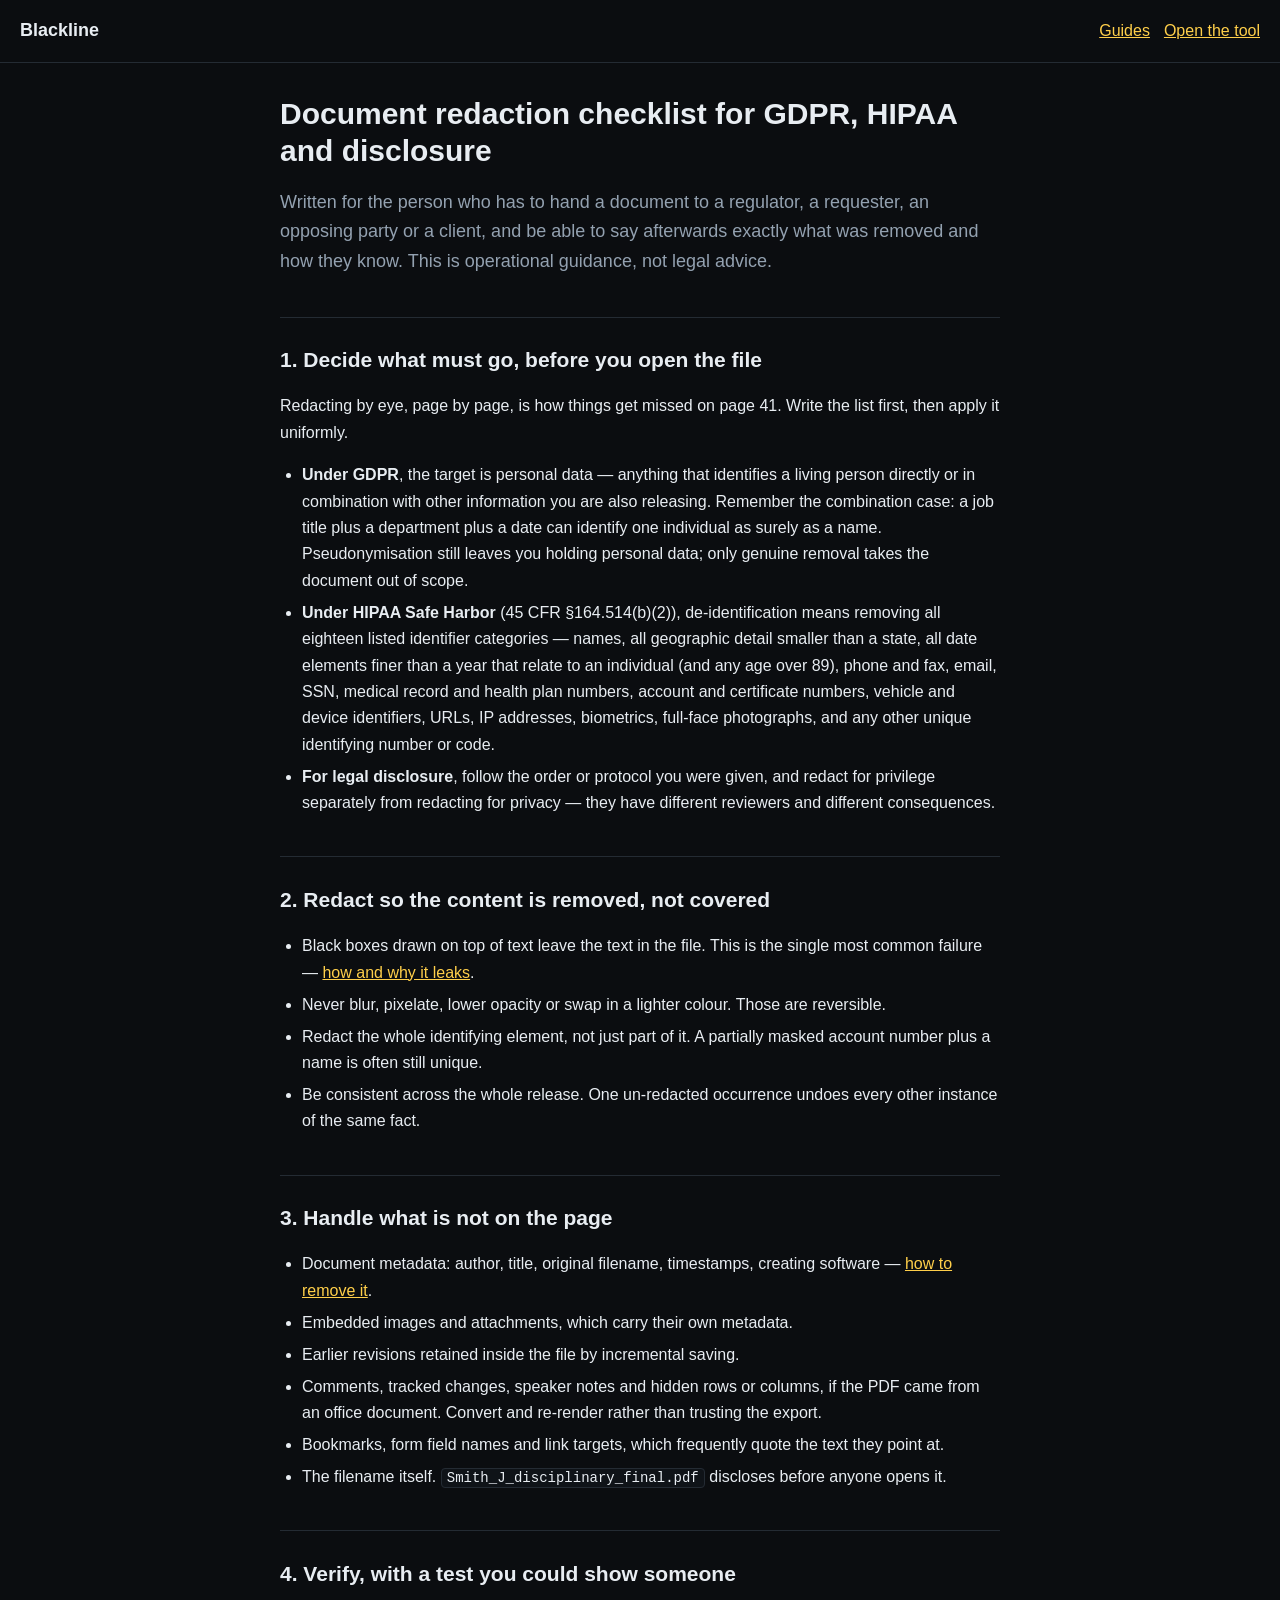
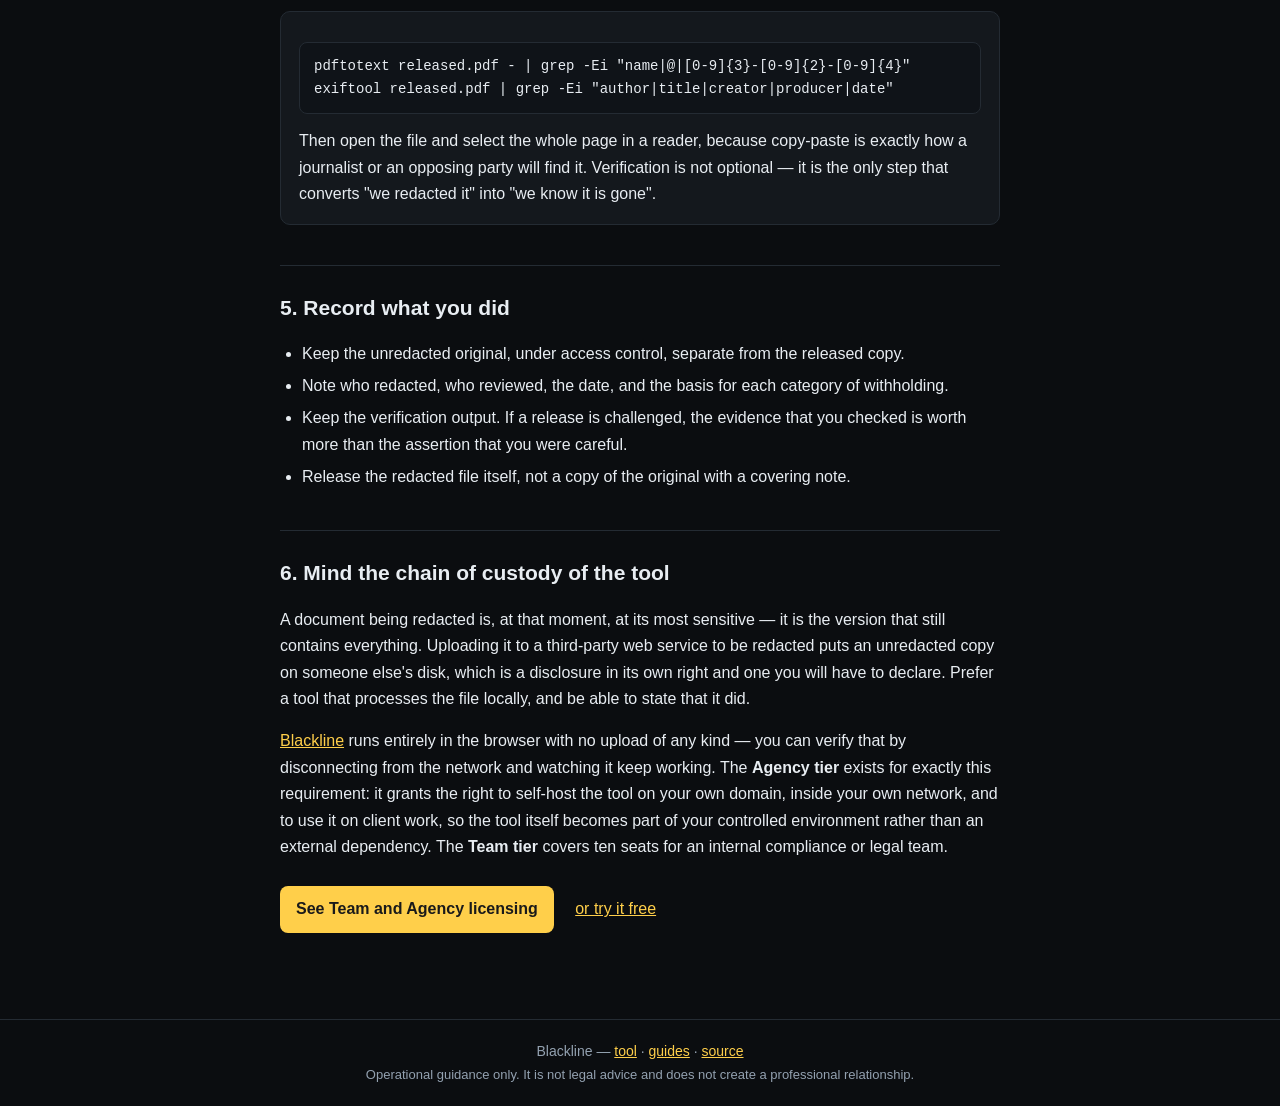
<file: redaction-compliance-checklist.html>
<!DOCTYPE html>
<html lang="en">
<head>
<meta charset="utf-8">
<meta name="viewport" content="width=device-width,initial-scale=1">
<title>Document redaction checklist for GDPR, HIPAA and disclosure</title>
<meta name="description" content="A practical pre-release checklist for redacting documents under GDPR, HIPAA Safe Harbor, subject access requests and legal disclosure — what to remove, what proves it was removed, and what to record.">
<link rel="canonical" href="https://p32929.github.io/blackline/guides/redaction-compliance-checklist.html">
<meta property="og:title" content="Document redaction checklist for GDPR, HIPAA and disclosure">
<meta property="og:description" content="What to remove, how to prove it was removed, and what to keep on file.">
<link rel="stylesheet" href="guides.css">
</head>
<body>
<header><b><a href="../" style="color:inherit;text-decoration:none">Blackline</a></b>
<span class="spacer"></span><a href="./">Guides</a> <a href="../">Open the tool</a></header>
<main>
<h1>Document redaction checklist for GDPR, HIPAA and disclosure</h1>
<p class="lede">Written for the person who has to hand a document to a regulator, a requester, an opposing party or a client, and be able to say afterwards exactly what was removed and how they know. This is operational guidance, not legal advice.</p>

<h2>1. Decide what must go, before you open the file</h2>
<p>Redacting by eye, page by page, is how things get missed on page 41. Write the list first, then apply it uniformly.</p>
<ul>
<li><strong>Under GDPR</strong>, the target is personal data — anything that identifies a living person directly or in combination with other information you are also releasing. Remember the combination case: a job title plus a department plus a date can identify one individual as surely as a name. Pseudonymisation still leaves you holding personal data; only genuine removal takes the document out of scope.</li>
<li><strong>Under HIPAA Safe Harbor</strong> (45 CFR §164.514(b)(2)), de-identification means removing all eighteen listed identifier categories — names, all geographic detail smaller than a state, all date elements finer than a year that relate to an individual (and any age over 89), phone and fax, email, SSN, medical record and health plan numbers, account and certificate numbers, vehicle and device identifiers, URLs, IP addresses, biometrics, full-face photographs, and any other unique identifying number or code.</li>
<li><strong>For legal disclosure</strong>, follow the order or protocol you were given, and redact for privilege separately from redacting for privacy — they have different reviewers and different consequences.</li>
</ul>

<h2>2. Redact so the content is removed, not covered</h2>
<ul>
<li>Black boxes drawn on top of text leave the text in the file. This is the single most common failure — <a href="failed-redactions.html">how and why it leaks</a>.</li>
<li>Never blur, pixelate, lower opacity or swap in a lighter colour. Those are reversible.</li>
<li>Redact the whole identifying element, not just part of it. A partially masked account number plus a name is often still unique.</li>
<li>Be consistent across the whole release. One un-redacted occurrence undoes every other instance of the same fact.</li>
</ul>

<h2>3. Handle what is not on the page</h2>
<ul>
<li>Document metadata: author, title, original filename, timestamps, creating software — <a href="remove-pdf-metadata.html">how to remove it</a>.</li>
<li>Embedded images and attachments, which carry their own metadata.</li>
<li>Earlier revisions retained inside the file by incremental saving.</li>
<li>Comments, tracked changes, speaker notes and hidden rows or columns, if the PDF came from an office document. Convert and re-render rather than trusting the export.</li>
<li>Bookmarks, form field names and link targets, which frequently quote the text they point at.</li>
<li>The filename itself. <code>Smith_J_disciplinary_final.pdf</code> discloses before anyone opens it.</li>
</ul>

<h2>4. Verify, with a test you could show someone</h2>
<div class="card">
<pre>pdftotext released.pdf - | grep -Ei "name|@|[0-9]{3}-[0-9]{2}-[0-9]{4}"
exiftool released.pdf | grep -Ei "author|title|creator|producer|date"</pre>
<p style="margin:.6em 0 0">Then open the file and select the whole page in a reader, because copy-paste is exactly how a journalist or an opposing party will find it. Verification is not optional — it is the only step that converts "we redacted it" into "we know it is gone".</p>
</div>

<h2>5. Record what you did</h2>
<ul>
<li>Keep the unredacted original, under access control, separate from the released copy.</li>
<li>Note who redacted, who reviewed, the date, and the basis for each category of withholding.</li>
<li>Keep the verification output. If a release is challenged, the evidence that you checked is worth more than the assertion that you were careful.</li>
<li>Release the redacted file itself, not a copy of the original with a covering note.</li>
</ul>

<h2>6. Mind the chain of custody of the tool</h2>
<p>A document being redacted is, at that moment, at its most sensitive — it is the version that still contains everything. Uploading it to a third-party web service to be redacted puts an unredacted copy on someone else's disk, which is a disclosure in its own right and one you will have to declare. Prefer a tool that processes the file locally, and be able to state that it did.</p>
<p><a href="../">Blackline</a> runs entirely in the browser with no upload of any kind — you can verify that by disconnecting from the network and watching it keep working. The <strong>Agency tier</strong> exists for exactly this requirement: it grants the right to self-host the tool on your own domain, inside your own network, and to use it on client work, so the tool itself becomes part of your controlled environment rather than an external dependency. The <strong>Team tier</strong> covers ten seats for an internal compliance or legal team.</p>
<p style="margin-top:26px"><a class="cta" href="https://p32929.gumroad.com/l/blackline">See Team and Agency licensing</a> &nbsp; <a href="../" style="margin-left:8px">or try it free</a></p>
</main>
<footer>Blackline — <a href="../">tool</a> · <a href="./">guides</a> · <a href="https://github.com/p32929/blackline">source</a><br><span style="font-size:13px">Operational guidance only. It is not legal advice and does not create a professional relationship.</span></footer>
</body>
</html>
</file>
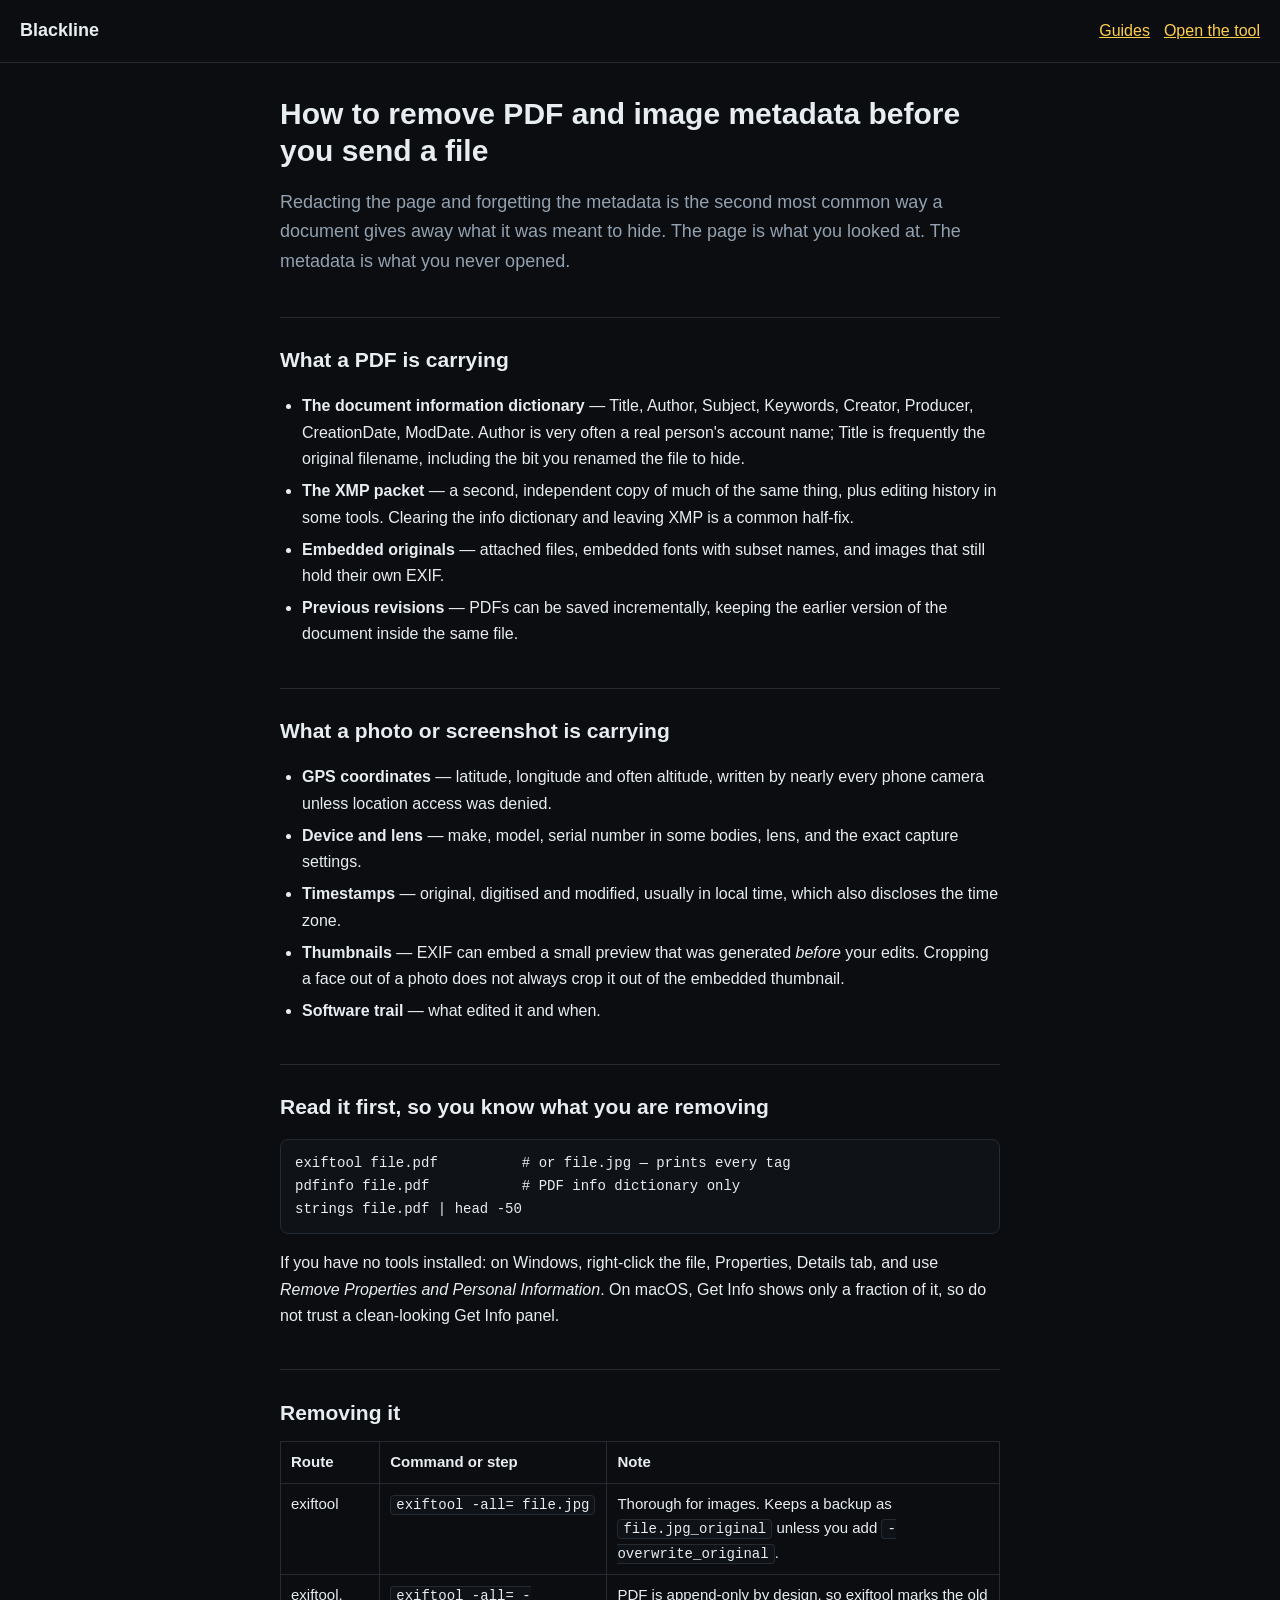
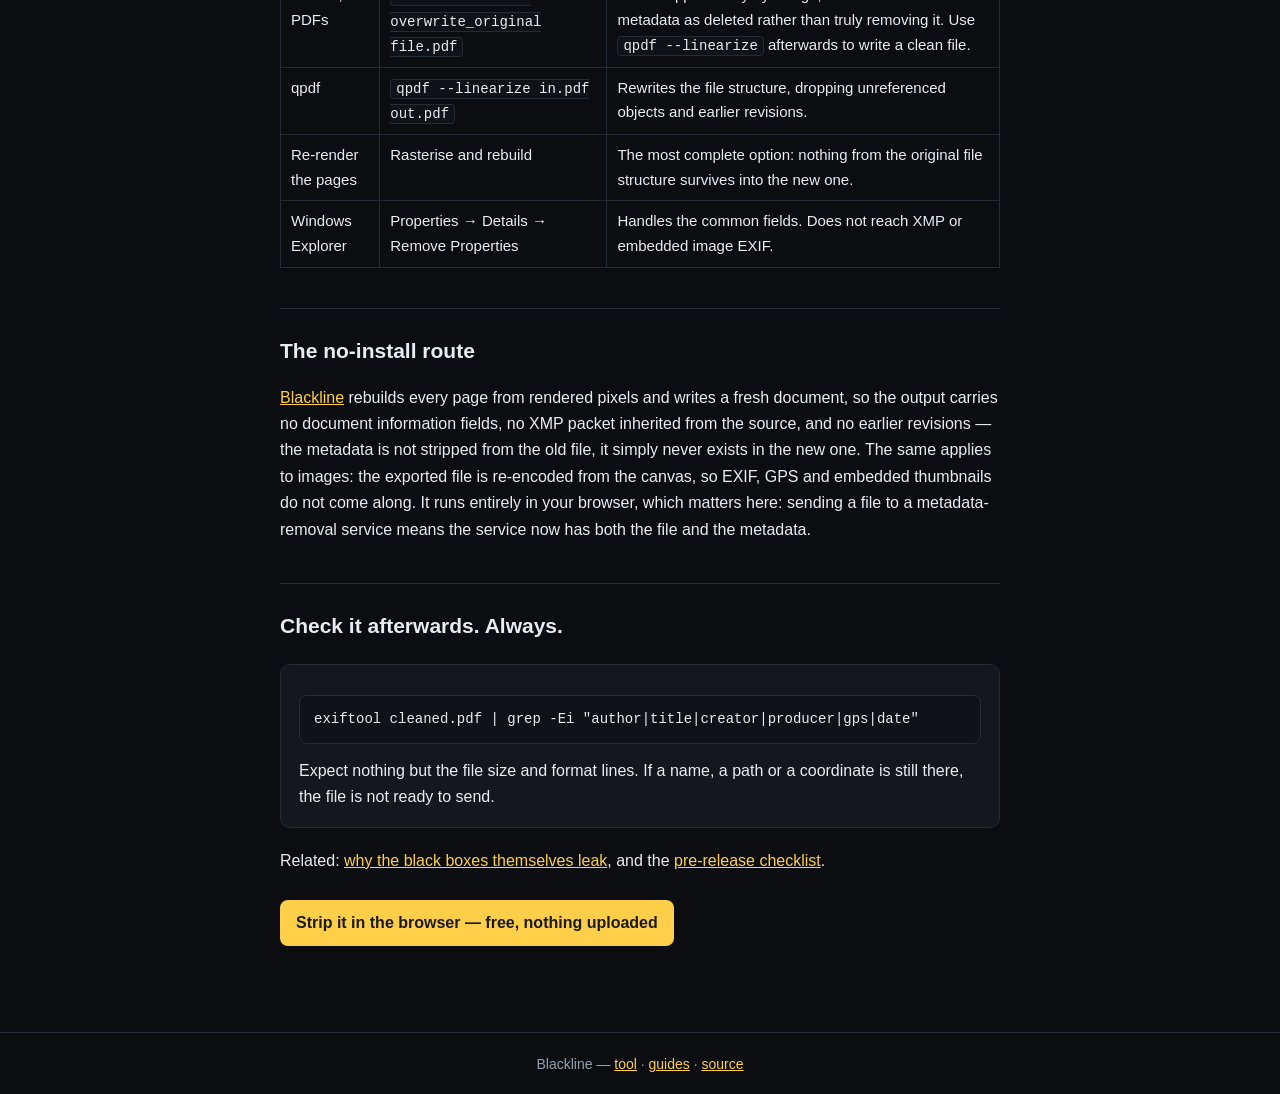
<file: remove-pdf-metadata.html>
<!DOCTYPE html>
<html lang="en">
<head>
<meta charset="utf-8">
<meta name="viewport" content="width=device-width,initial-scale=1">
<title>How to remove PDF and image metadata before you send a file</title>
<meta name="description" content="What a PDF and a photo carry besides the visible content — author, filename, GPS, timestamps, software — how to read it, and how to strip it without uploading the file.">
<link rel="canonical" href="https://p32929.github.io/blackline/guides/remove-pdf-metadata.html">
<meta property="og:title" content="How to remove PDF and image metadata before you send a file">
<meta property="og:description" content="The page can be clean while the file still names you, your laptop, and where the photo was taken.">
<link rel="stylesheet" href="guides.css">
</head>
<body>
<header><b><a href="../" style="color:inherit;text-decoration:none">Blackline</a></b>
<span class="spacer"></span><a href="./">Guides</a> <a href="../">Open the tool</a></header>
<main>
<h1>How to remove PDF and image metadata before you send a file</h1>
<p class="lede">Redacting the page and forgetting the metadata is the second most common way a document gives away what it was meant to hide. The page is what you looked at. The metadata is what you never opened.</p>

<h2>What a PDF is carrying</h2>
<ul>
<li><strong>The document information dictionary</strong> — Title, Author, Subject, Keywords, Creator, Producer, CreationDate, ModDate. Author is very often a real person's account name; Title is frequently the original filename, including the bit you renamed the file to hide.</li>
<li><strong>The XMP packet</strong> — a second, independent copy of much of the same thing, plus editing history in some tools. Clearing the info dictionary and leaving XMP is a common half-fix.</li>
<li><strong>Embedded originals</strong> — attached files, embedded fonts with subset names, and images that still hold their own EXIF.</li>
<li><strong>Previous revisions</strong> — PDFs can be saved incrementally, keeping the earlier version of the document inside the same file.</li>
</ul>

<h2>What a photo or screenshot is carrying</h2>
<ul>
<li><strong>GPS coordinates</strong> — latitude, longitude and often altitude, written by nearly every phone camera unless location access was denied.</li>
<li><strong>Device and lens</strong> — make, model, serial number in some bodies, lens, and the exact capture settings.</li>
<li><strong>Timestamps</strong> — original, digitised and modified, usually in local time, which also discloses the time zone.</li>
<li><strong>Thumbnails</strong> — EXIF can embed a small preview that was generated <em>before</em> your edits. Cropping a face out of a photo does not always crop it out of the embedded thumbnail.</li>
<li><strong>Software trail</strong> — what edited it and when.</li>
</ul>

<h2>Read it first, so you know what you are removing</h2>
<pre>exiftool file.pdf          # or file.jpg — prints every tag
pdfinfo file.pdf           # PDF info dictionary only
strings file.pdf | head -50</pre>
<p>If you have no tools installed: on Windows, right-click the file, Properties, Details tab, and use <em>Remove Properties and Personal Information</em>. On macOS, Get Info shows only a fraction of it, so do not trust a clean-looking Get Info panel.</p>

<h2>Removing it</h2>
<table>
<tr><th>Route</th><th>Command or step</th><th>Note</th></tr>
<tr><td>exiftool</td><td><code>exiftool -all= file.jpg</code></td><td>Thorough for images. Keeps a backup as <code>file.jpg_original</code> unless you add <code>-overwrite_original</code>.</td></tr>
<tr><td>exiftool, PDFs</td><td><code>exiftool -all= -overwrite_original file.pdf</code></td><td>PDF is append-only by design, so exiftool marks the old metadata as deleted rather than truly removing it. Use <code>qpdf --linearize</code> afterwards to write a clean file.</td></tr>
<tr><td>qpdf</td><td><code>qpdf --linearize in.pdf out.pdf</code></td><td>Rewrites the file structure, dropping unreferenced objects and earlier revisions.</td></tr>
<tr><td>Re-render the pages</td><td>Rasterise and rebuild</td><td>The most complete option: nothing from the original file structure survives into the new one.</td></tr>
<tr><td>Windows Explorer</td><td>Properties → Details → Remove Properties</td><td>Handles the common fields. Does not reach XMP or embedded image EXIF.</td></tr>
</table>

<h2>The no-install route</h2>
<p><a href="../">Blackline</a> rebuilds every page from rendered pixels and writes a fresh document, so the output carries no document information fields, no XMP packet inherited from the source, and no earlier revisions — the metadata is not stripped from the old file, it simply never exists in the new one. The same applies to images: the exported file is re-encoded from the canvas, so EXIF, GPS and embedded thumbnails do not come along. It runs entirely in your browser, which matters here: sending a file to a metadata-removal service means the service now has both the file and the metadata.</p>

<h2>Check it afterwards. Always.</h2>
<div class="card">
<pre>exiftool cleaned.pdf | grep -Ei "author|title|creator|producer|gps|date"</pre>
<p style="margin:.6em 0 0">Expect nothing but the file size and format lines. If a name, a path or a coordinate is still there, the file is not ready to send.</p>
</div>
<p>Related: <a href="failed-redactions.html">why the black boxes themselves leak</a>, and the <a href="redaction-compliance-checklist.html">pre-release checklist</a>.</p>
<p style="margin-top:26px"><a class="cta" href="../">Strip it in the browser — free, nothing uploaded</a></p>
</main>
<footer>Blackline — <a href="../">tool</a> · <a href="./">guides</a> · <a href="https://github.com/p32929/blackline">source</a></footer>
</body>
</html>
</file>
<file: guides/guides.css>
:root{--bg:#0b0d10;--panel:#14181d;--line:#242b33;--fg:#e8edf2;--dim:#93a1b0;--acc:#ffcf4a}
*{box-sizing:border-box}
body{margin:0;background:var(--bg);color:var(--fg);font:16px/1.65 -apple-system,BlinkMacSystemFont,"Segoe UI",Roboto,Helvetica,Arial,sans-serif}
header{border-bottom:1px solid var(--line);padding:16px 20px;display:flex;gap:14px;align-items:center;flex-wrap:wrap}
header b{font-size:18px}
header .spacer{flex:1}
a{color:var(--acc)}
main{max-width:760px;margin:0 auto;padding:26px 20px 70px}
h1{font-size:30px;line-height:1.25;margin:.2em 0 .3em}
h2{font-size:21px;margin:1.9em 0 .5em;border-top:1px solid var(--line);padding-top:1.2em}
h3{font-size:17px;margin:1.5em 0 .4em}
.lede{color:var(--dim);font-size:18px}
.card{background:var(--panel);border:1px solid var(--line);border-radius:10px;padding:16px 18px;margin:20px 0}
.cta{background:var(--acc);color:#1a1a1a;border-radius:8px;padding:10px 16px;font-weight:650;text-decoration:none;display:inline-block}
code{background:#0f1318;border:1px solid var(--line);border-radius:4px;padding:1px 5px;font-size:14px}
pre{background:#0f1318;border:1px solid var(--line);border-radius:8px;padding:12px 14px;overflow:auto;font-size:14px}
ul,ol{padding-left:22px}
li{margin:.35em 0}
footer{border-top:1px solid var(--line);color:var(--dim);font-size:14px;padding:20px;text-align:center}
table{border-collapse:collapse;width:100%;font-size:15px}
td,th{border:1px solid var(--line);padding:8px 10px;text-align:left;vertical-align:top}
</file>
<file: guides.css>
:root{--bg:#0b0d10;--panel:#14181d;--line:#242b33;--fg:#e8edf2;--dim:#93a1b0;--acc:#ffcf4a}
*{box-sizing:border-box}
body{margin:0;background:var(--bg);color:var(--fg);font:16px/1.65 -apple-system,BlinkMacSystemFont,"Segoe UI",Roboto,Helvetica,Arial,sans-serif}
header{border-bottom:1px solid var(--line);padding:16px 20px;display:flex;gap:14px;align-items:center;flex-wrap:wrap}
header b{font-size:18px}
header .spacer{flex:1}
a{color:var(--acc)}
main{max-width:760px;margin:0 auto;padding:26px 20px 70px}
h1{font-size:30px;line-height:1.25;margin:.2em 0 .3em}
h2{font-size:21px;margin:1.9em 0 .5em;border-top:1px solid var(--line);padding-top:1.2em}
h3{font-size:17px;margin:1.5em 0 .4em}
.lede{color:var(--dim);font-size:18px}
.card{background:var(--panel);border:1px solid var(--line);border-radius:10px;padding:16px 18px;margin:20px 0}
.cta{background:var(--acc);color:#1a1a1a;border-radius:8px;padding:10px 16px;font-weight:650;text-decoration:none;display:inline-block}
code{background:#0f1318;border:1px solid var(--line);border-radius:4px;padding:1px 5px;font-size:14px}
pre{background:#0f1318;border:1px solid var(--line);border-radius:8px;padding:12px 14px;overflow:auto;font-size:14px}
ul,ol{padding-left:22px}
li{margin:.35em 0}
footer{border-top:1px solid var(--line);color:var(--dim);font-size:14px;padding:20px;text-align:center}
table{border-collapse:collapse;width:100%;font-size:15px}
td,th{border:1px solid var(--line);padding:8px 10px;text-align:left;vertical-align:top}
</file>
